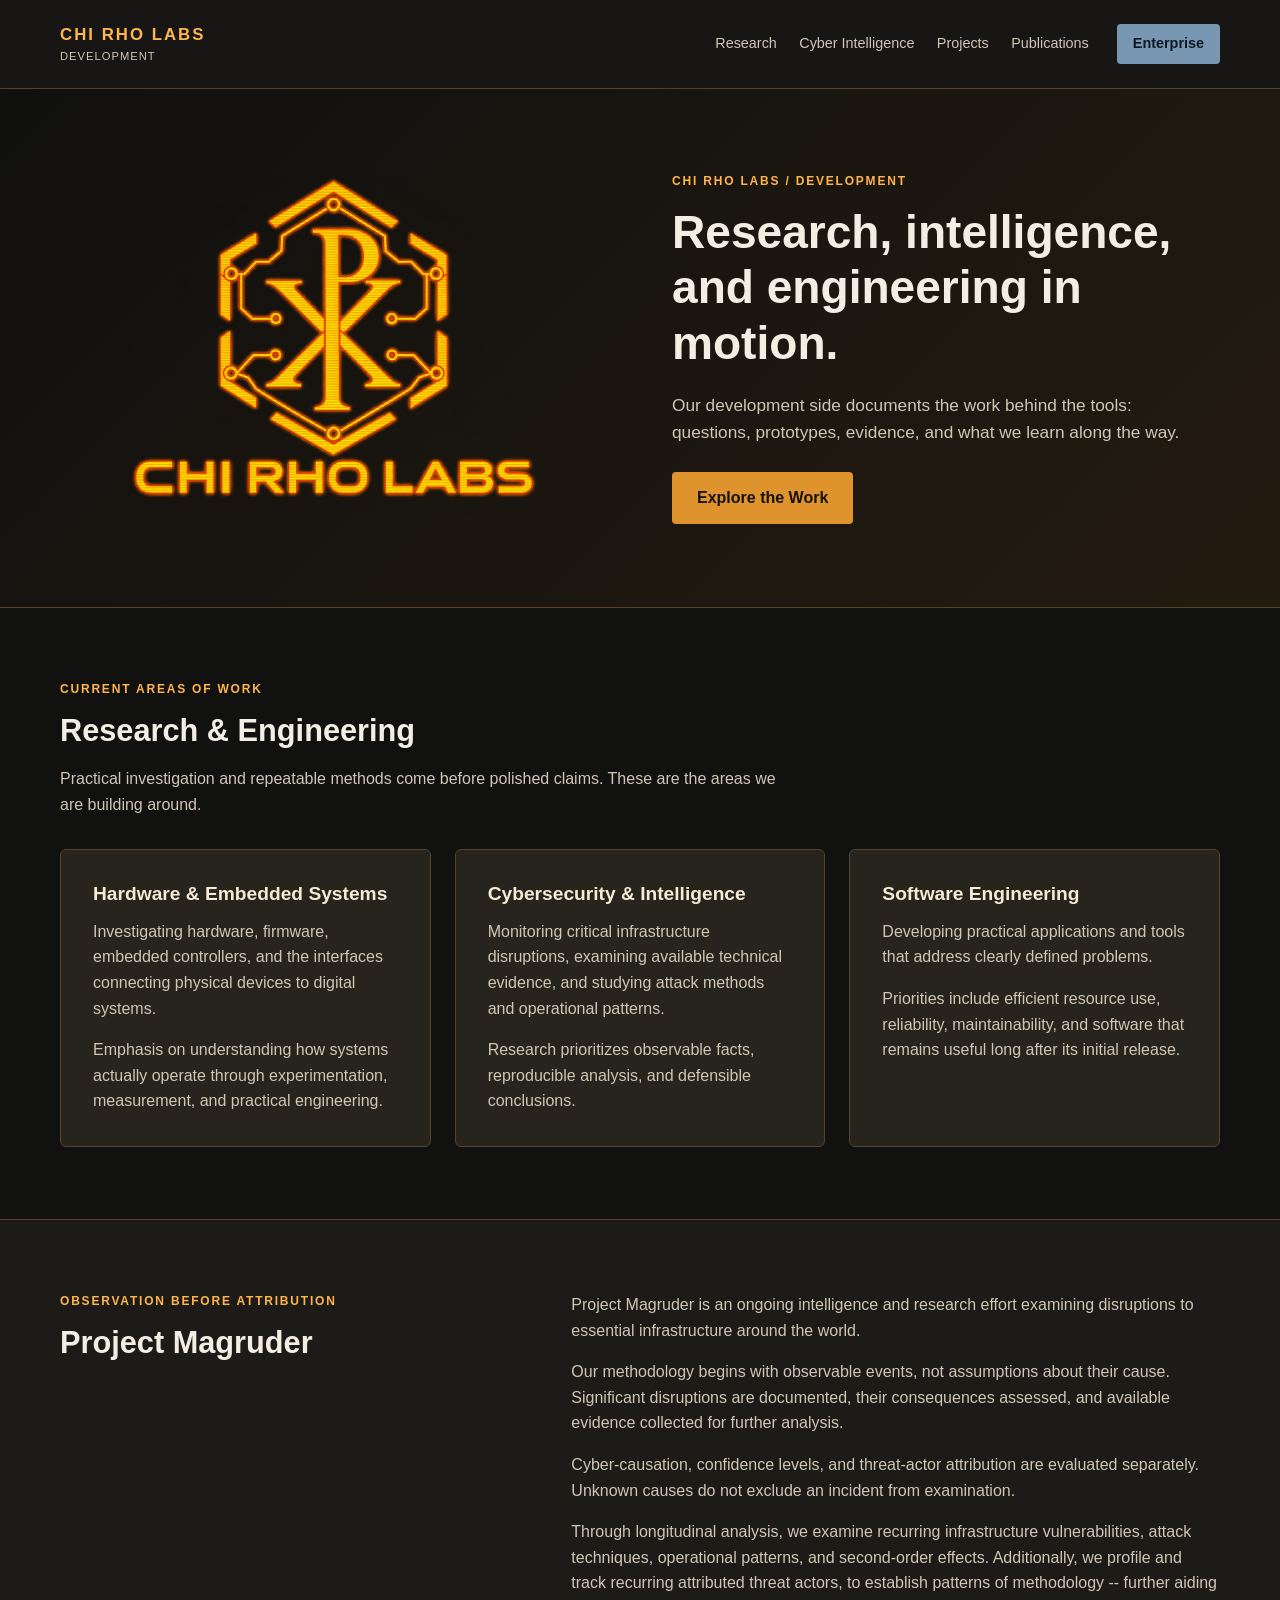
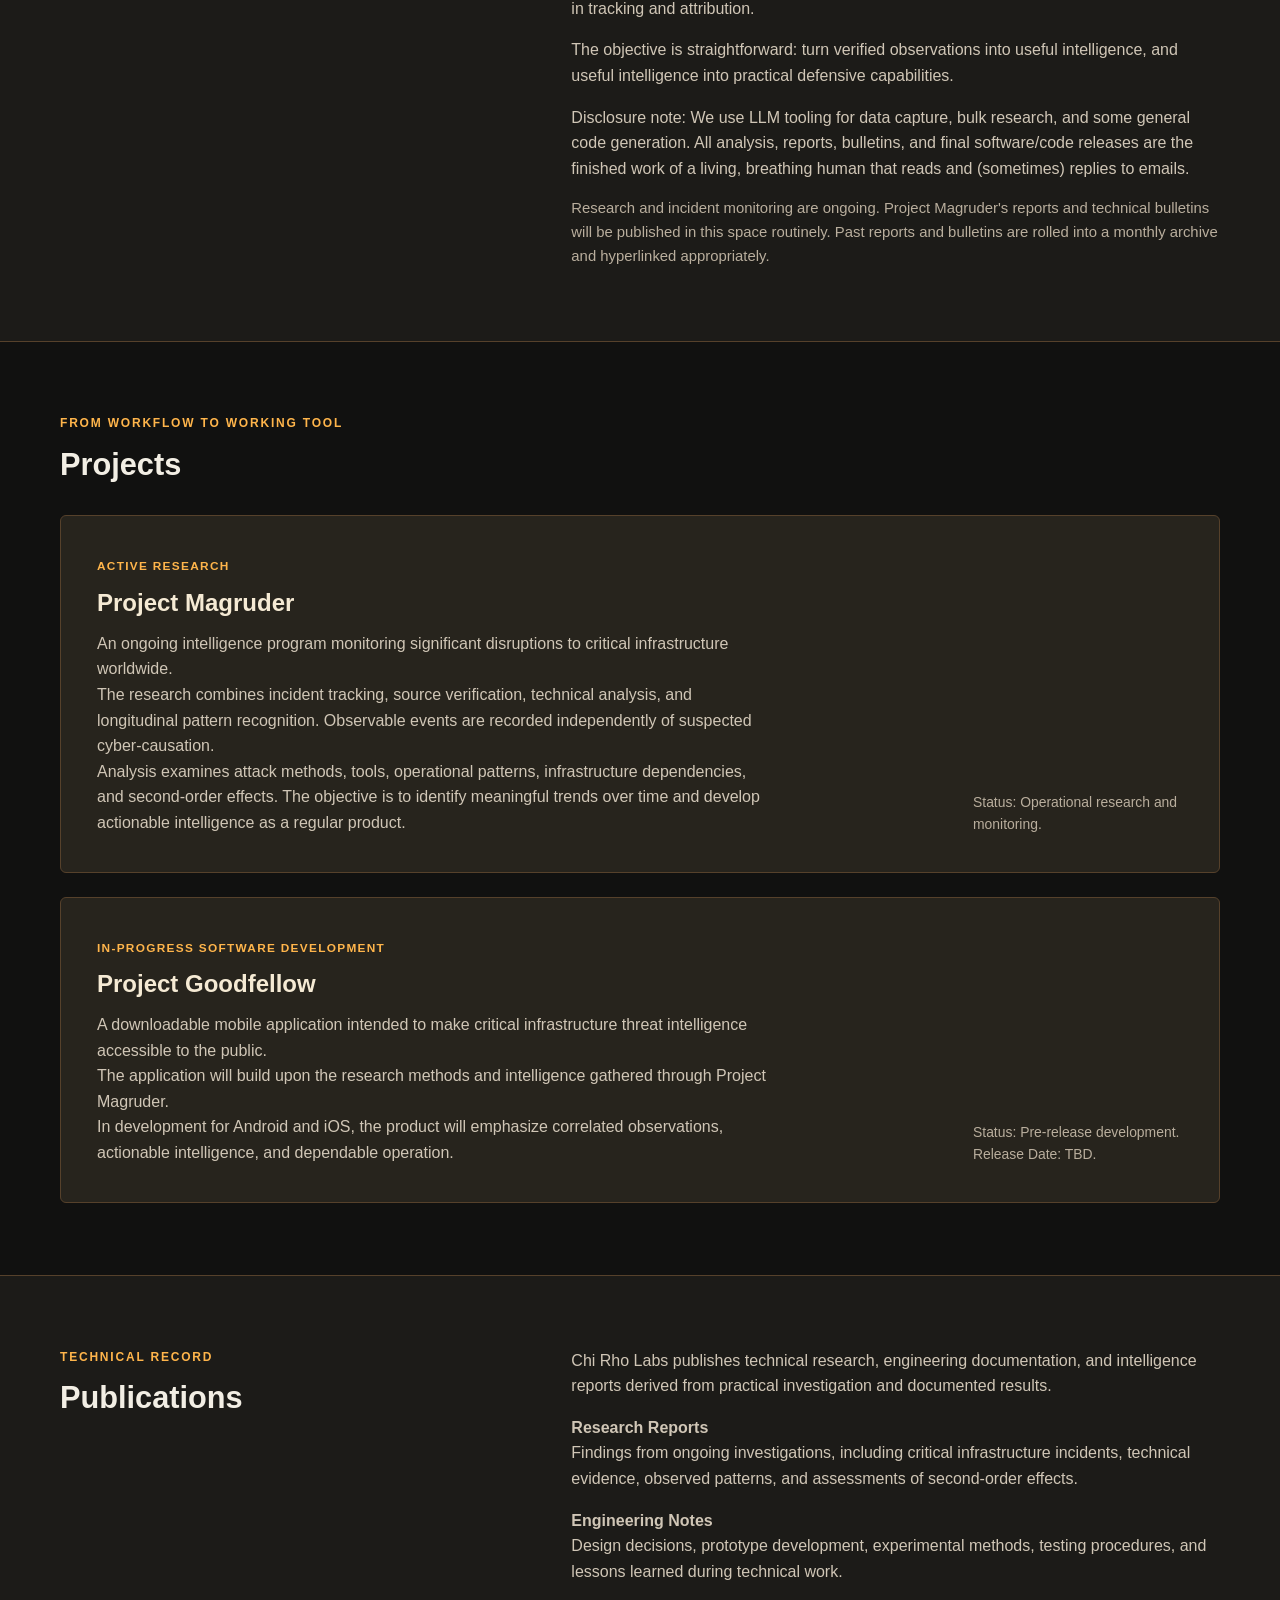
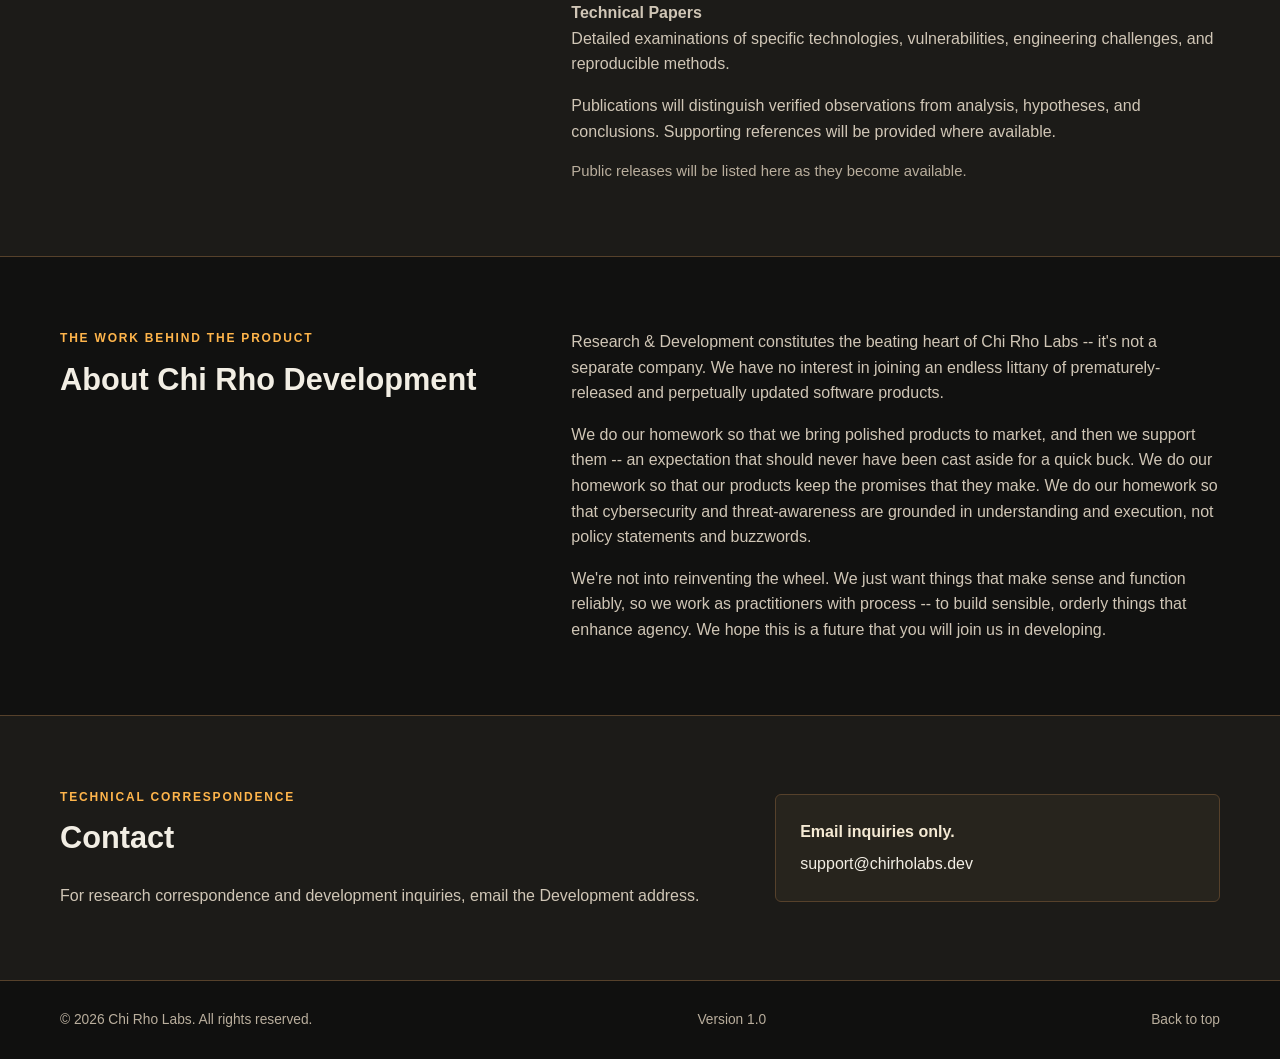
<file: index.html>
<!doctype html>
<html lang="en">
<head>
    <meta charset="utf-8">
    <meta name="viewport" content="width=device-width, initial-scale=1">
    <meta name="theme-color" content="#111110">
    <meta name="description" content="Chi Rho Labs Development: engineering research, critical-infrastructure cyber intelligence, active projects, and technical publications.">
    <title>Chi Rho Labs | Development</title>
    <link rel="canonical" href="https://chirholabs.dev/">
    <meta property="og:type" content="website">
    <meta property="og:site_name" content="Chi Rho Labs">
    <meta property="og:title" content="Chi Rho Labs | Development">
    <meta property="og:description" content="Research, intelligence, and engineering in motion.">
    <meta property="og:url" content="https://chirholabs.dev/">
    <meta name="twitter:card" content="summary">
    <link rel="stylesheet" href="css/base.css">
    <link rel="stylesheet" href="css/development.css">
</head>
<body>
    <a class="skip-link" href="#main-content">Skip to content</a>

    <header class="site-header">
        <div class="container header-content">
            <a class="brand" href="#home" aria-label="Chi Rho Labs Development — Home">
                <span class="brand-name">CHI RHO LABS</span>
                <span class="brand-division">Development</span>
            </a>

            <nav class="main-nav" aria-label="Main navigation">
                <a href="#research">Research</a>
                <a href="#intelligence">Cyber Intelligence</a>
                <a href="#projects">Projects</a>
                <a href="#publications">Publications</a>
            </nav>

            
                <a class="site-switch"
                href="https://chirholabs.com"
                title="Chi Rho Labs Enterprise">
                Enterprise
                </a>

        </div>
    </header>

    <main id="main-content">
        <section class="hero" id="home" aria-labelledby="hero-heading">
            <div class="container hero-content">
                <div class="hero-brand">
                    <img src="assets/amber-chi-rho-labs.png"
                         alt="Chi Rho Labs circuit-hexagon emblem and wordmark"
                         width="1448" height="1086">
                </div>
                <div class="hero-message">
                    <p class="eyebrow">Chi Rho Labs / Development</p>
                    <h1 id="hero-heading">Research, intelligence, and engineering in motion.</h1>
                    <p class="hero-lede">Our development side documents the work behind the tools: questions, prototypes, evidence, and what we learn along the way.</p>
                    <a class="button" href="#research">Explore the Work</a>
                </div>
            </div>
        </section>

        <section class="section" id="research" aria-labelledby="research-heading">
            <div class="container">
                <div class="section-heading">
                    <p class="eyebrow">Current areas of work</p>
                    <h2 id="research-heading">Research &amp; Engineering</h2>
                    <p>Practical investigation and repeatable methods come before polished claims. These are the areas we are building around.</p>
                </div>
                
                <div class="card-grid">

                    <article class="card">
                    <h3>Hardware &amp; Embedded Systems</h3>
                    <p>
                        Investigating hardware, firmware,
                        embedded controllers, and the
                        interfaces connecting physical
                        devices to digital systems.
                    </p>
                    <p>
                        Emphasis on understanding how
                        systems actually operate through
                        experimentation, measurement,
                        and practical engineering.
                    </p>
                    </article>

                    <article class="card">
                    <h3>Cybersecurity &amp; Intelligence</h3>
                    <p>
                        Monitoring critical infrastructure
                        disruptions, examining available
                        technical evidence, and studying
                        attack methods and operational
                        patterns.
                    </p>
                    <p>
                        Research prioritizes observable
                        facts, reproducible analysis,
                        and defensible conclusions.
                    </p>
                    </article>

                    <article class="card">
                    <h3>Software Engineering</h3>
                    <p>
                        Developing practical applications
                        and tools that address clearly
                        defined problems.
                    </p>
                    <p>
                        Priorities include efficient
                        resource use, reliability,
                        maintainability, and software
                        that remains useful long after
                        its initial release.
                    </p>
                    </article>

                </div>

            </div>
        </section>

        <section class="section" id="intelligence" aria-labelledby="intelligence-heading">
            <div class="container content-split">
                <div>
                    <p class="eyebrow">Observation before attribution</p>
                    <h2 id="intelligence-heading">Project Magruder</h2>
                </div>
                
                    <div class="section-copy">
                    <p>
                    Project Magruder is an
                    ongoing intelligence and research effort
                    examining disruptions to essential
                    infrastructure around the world.
                    </p>

                    <p>
                    Our methodology begins with observable
                    events, not assumptions about their cause.
                    Significant disruptions are documented,
                    their consequences assessed, and available
                    evidence collected for further analysis.
                    </p>

                    <p>
                    Cyber-causation, confidence levels, and
                    threat-actor attribution are evaluated
                    separately. Unknown causes do not exclude
                    an incident from examination.
                    </p>

                    <p>
                    Through longitudinal analysis, we examine
                    recurring infrastructure vulnerabilities,
                    attack techniques, operational patterns,
                    and second-order effects. Additionally, we profile and track recurring attributed threat actors, to establish patterns of methodology -- further aiding in tracking and attribution.
                    </p>

                    <p>
                    The objective is straightforward:
                    turn verified observations into useful
                    intelligence, and useful intelligence
                    into practical defensive capabilities.
                    </p>
                     <p>
                    Disclosure note: We use LLM tooling for data capture, bulk research, and some general code generation. All analysis, reports, bulletins, and final software/code releases are the finished work of a living, breathing human that reads and (sometimes) replies to emails.
                    </p>
                    <p class="availability-note">
                    Research and incident monitoring are
                    ongoing. Project Magruder's reports and technical
                    bulletins will be published in this space routinely. Past reports and bulletins are rolled into a monthly archive and hyperlinked appropriately.
                    </p>

                    </div>

            </div>
        </section>

        <section class="section" id="projects" aria-labelledby="projects-heading">
            <div class="container">
                <div class="section-heading">
                    <p class="eyebrow">From workflow to working tool</p>
                    <h2 id="projects-heading">Projects</h2>
                </div>
                
                <!-- Critical Infrastructure Cyber Watch -->
                <article class="featured-project">
                    <div>
                        <span class="status-label">
                            Active Research
                        </span>

                        <h3>Project Magruder</h3>

                        <p>
                            An ongoing intelligence program monitoring
                            significant disruptions to critical
                            infrastructure worldwide.
                        </p>

                        <p>
                            The research combines incident tracking,
                            source verification, technical analysis,
                            and longitudinal pattern recognition.
                            Observable events are recorded independently
                            of suspected cyber-causation.
                        </p>

                        <p>
                            Analysis examines attack methods, tools,
                            operational patterns, infrastructure
                            dependencies, and second-order effects.
                            The objective is to identify meaningful
                            trends over time and develop actionable intelligence as a regular product.
                        </p>
                    </div>

                    <p class="project-note">
                        Status: Operational research and monitoring.
                    </p>
                </article>

                <!-- Cyber Watch Mobile Application -->
                <article class="featured-project">
                    <div>
                        <span class="status-label">
                            In-Progress Software Development
                        </span>

                        <h3>Project Goodfellow</h3>

                        <p>
                            A downloadable mobile application intended
                            to make critical infrastructure threat
                            intelligence accessible to the public.
                        </p>

                        <p>
                            The application will build upon the
                            research methods and intelligence
                            gathered through Project Magruder.
                        </p>

                        <p>
                            In development for Android and iOS, the product
                            will emphasize correlated observations, actionable intelligence, and dependable operation.
                        </p>
                    </div>

                    <p class="project-note">
                        Status: Pre-release development.
                        Release Date: TBD.
                    </p>
                </article>

            </div>
        </section>

        <section class="section" id="publications" aria-labelledby="publications-heading">
            <div class="container content-split">
                <div>
                    <p class="eyebrow">Technical record</p>
                    <h2 id="publications-heading">Publications</h2>
                </div>
                
                <div class="section-copy">
                    <p>
                        Chi Rho Labs publishes technical research,
                        engineering documentation, and intelligence
                        reports derived from practical investigation
                        and documented results.
                    </p>

                    <p>
                        <strong>Research Reports</strong><br>
                        Findings from ongoing investigations,
                        including critical infrastructure incidents,
                        technical evidence, observed patterns,
                        and assessments of second-order effects.
                    </p>

                    <p>
                        <strong>Engineering Notes</strong><br>
                        Design decisions, prototype development,
                        experimental methods, testing procedures,
                        and lessons learned during technical work.
                    </p>

                    <p>
                        <strong>Technical Papers</strong><br>
                        Detailed examinations of specific
                        technologies, vulnerabilities, engineering
                        challenges, and reproducible methods.
                    </p>

                    <p>
                        Publications will distinguish verified
                        observations from analysis, hypotheses,
                        and conclusions. Supporting references
                        will be provided where available.
                    </p>

                    <p class="availability-note">
                        Public releases will be listed here
                        as they become available.
                    </p>
                </div>

            </div>
        </section>

        <section class="section" id="about" aria-labelledby="about-heading">
            <div class="container content-split">
                <div>
                    <p class="eyebrow">The work behind the product</p>
                    <h2 id="about-heading">About Chi Rho Development</h2>
                </div>
                <div class="section-copy">
                    <p>Research & Development constitutes the beating heart of Chi Rho Labs -- it's not a separate company. We have no interest in joining an endless littany of prematurely-released and perpetually updated software products.
                    </p>
                    <p>We do our homework so that we bring polished products to market, and then we support them -- an expectation that should never have been cast aside for a quick buck. We do our homework so that our products keep the promises that they make. We do our homework so that cybersecurity and threat-awareness are grounded in understanding and execution, not policy statements and buzzwords.
                    </p>
                    <p>
                    We're not into reinventing the wheel. We just want things that make sense and function reliably, so we work as practitioners with process -- to build sensible, orderly things that enhance agency. We hope this is a future that you will join us in developing.
                    </p>
                </div>
            </div>
        </section>

        <section class="section contact-section" id="contact" aria-labelledby="contact-heading">
            <div class="container contact-panel">
                <div>
                    <p class="eyebrow">Technical correspondence</p>
                    <h2 id="contact-heading">Contact</h2>
                    <p>For research correspondence and development inquiries, email the Development address.</p>
                </div>
                <div class="contact-details">
                    <p class="contact-method">Email inquiries only.</p>
                    <a href="mailto:support@chirholabs.dev">support@chirholabs.dev</a>
                </div>
            </div>
        </section>
    </main>

    <footer class="site-footer">
        <div class="container footer-content">
            <p>&copy; 2026 Chi Rho Labs. All rights reserved.</p>
            <p>Version 1.0</p>
            <a href="#home">Back to top</a>
        </div>
    </footer>
</body>
</html>
</file>
<file: css/base.css>
/*
 * CHI RHO LABS — Shared Layout
 * The Enterprise and Development sites use the same structure,
 * typefaces, spacing, components, and responsive behavior.
 */

:root {
    font-family: Arial, Helvetica, sans-serif;
    font-size: 16px;
    line-height: 1.6;
    font-synthesis: none;
}

*, *::before, *::after { box-sizing: border-box; }
html { scroll-behavior: smooth; }
body { margin: 0; min-width: 280px; background: var(--bg); color: var(--text); }
a { color: inherit; text-decoration: none; }
a:focus-visible { outline: 2px solid var(--accent); outline-offset: 4px; }
img { max-width: 100%; height: auto; }
h1, h2, h3, p { margin-top: 0; }
h1, h2, h3 { line-height: 1.2; }
h1 { font-size: clamp(2rem, 3.6vw, 3.35rem); }
h2 { font-size: clamp(1.65rem, 2.4vw, 2.15rem); }
h3 { font-size: 1.2rem; }
p { color: var(--muted); }
.container { width: min(100% - 3rem, 1160px); margin-inline: auto; }

.skip-link {
    position: absolute;
    top: -100px;
    left: 1rem;
    z-index: 10;
    padding: 0.6rem 1rem;
    background: var(--surface);
    border: 1px solid var(--accent);
}
.skip-link:focus { top: 1rem; }

/* Header and navigation */
.site-header { background: var(--header-bg); border-bottom: 1px solid var(--border); }
.header-content { display: flex; align-items: center; gap: 1.75rem; min-height: 88px; }
.brand { display: flex; flex-direction: column; flex-shrink: 0; line-height: 1.2; }
.brand-name { color: var(--brand); font-size: 1.05rem; font-weight: 700; letter-spacing: 0.12em; white-space: nowrap; }
.brand-division { margin-top: 0.3rem; color: var(--muted); font-size: 0.7rem; letter-spacing: 0.09em; text-transform: uppercase; }
.main-nav { display: flex; align-items: center; flex-wrap: wrap; gap: 1.4rem; margin-left: auto; }
.main-nav a { color: var(--muted); font-size: 0.9rem; transition: color 0.15s ease; }
.main-nav a:hover { color: var(--accent); }
.site-switch {
    display: inline-flex;
    align-items: center;
    justify-content: center;
    min-width: 86px;
    padding: 0.55rem 1rem;
    border-radius: 4px;
    background: var(--switch-bg);
    color: var(--switch-text);
    font-size: 0.9rem;
    font-weight: 700;
    text-align: center;
    white-space: nowrap;
}
a.site-switch:hover { filter: brightness(1.15); }
.site-switch[aria-disabled="true"] { opacity: 0.75; cursor: default; }

/* Hero */
.hero { padding: 5rem 0; background: var(--hero-background); border-bottom: 1px solid var(--border); }
.hero-content { display: grid; grid-template-columns: 1fr 1fr; align-items: center; gap: 4rem; min-height: 330px; }
.hero-brand { display: flex; align-items: center; justify-content: center; min-width: 0; }
.hero-brand img { display: block; width: 100%; max-width: 430px; }
.hero-wordmark { text-align: center; color: var(--brand); letter-spacing: 0.15em; font-size: clamp(1.8rem, 4vw, 3.4rem); line-height: 1.05; }
.hero-wordmark span, .hero-wordmark strong { display: block; }
.hero-wordmark strong { margin-top: 0.25em; font-size: 0.65em; letter-spacing: 0.3em; }
.hero-message h1 { margin-bottom: 1.3rem; }
.hero-lede { max-width: 510px; font-size: 1.08rem; }
.eyebrow { margin-bottom: 0.85rem; color: var(--accent); font-size: 0.75rem; font-weight: 700; letter-spacing: 0.15em; text-transform: uppercase; }
.button {
    display: inline-flex;
    align-items: center;
    justify-content: center;
    min-height: 44px;
    margin-top: 0.5rem;
    padding: 0.75rem 1.5rem;
    border: 1px solid transparent;
    border-radius: 4px;
    background: var(--button-bg);
    color: var(--button-text);
    font-weight: 700;
    transition: background 0.15s ease;
}
.button:hover { background: var(--button-hover); }

/* Sections, panels and cards */
.section { padding: 4.5rem 0; border-bottom: 1px solid var(--border); }
.section:nth-of-type(odd) { background: var(--surface); }
.section-heading { max-width: 720px; margin-bottom: 2rem; }
.section-heading h2 { margin-bottom: 1rem; }
.section-heading p:last-child { margin-bottom: 0; }
.card-grid { display: grid; grid-template-columns: repeat(3, minmax(0, 1fr)); gap: 1.5rem; }
.card { padding: 2rem; background: var(--card-bg); border: 1px solid var(--border); border-radius: 6px; }
.card h3 { margin-bottom: 0.85rem; color: var(--heading); }
.card p:last-child { margin-bottom: 0; }
.content-split { display: grid; grid-template-columns: 1fr 1.45fr; align-items: start; gap: 4rem; }
.content-split h2 { margin-bottom: 0; }
.section-copy { max-width: 650px; }
.section-copy p:last-child { margin-bottom: 0; }
.availability-note { font-size: 0.93rem; color: var(--secondary); }
.featured-project {
    display: flex;
    align-items: end;
    justify-content: space-between;
    gap: 2.5rem;
    padding: 2.25rem;
    background: var(--card-bg);
    border: 1px solid var(--border);
    border-radius: 6px;
}
.featured-project h3 { margin: 0.7rem 0 0.8rem; color: var(--heading); font-size: 1.5rem; }
.featured-project p { max-width: 670px; margin-bottom: 0; }
.featured-project + .featured-project { margin-top: 1.5rem; }
.status-label { color: var(--accent); font-size: 0.74rem; font-weight: 700; letter-spacing: 0.11em; text-transform: uppercase; }
.project-note { flex: 0 0 210px; font-size: 0.87rem; color: var(--secondary); }
.contact-section { background: var(--contact-background); }
.contact-panel { display: grid; grid-template-columns: 1.5fr 1fr; align-items: center; gap: 3rem; }
.contact-panel p:last-child { margin-bottom: 0; }
.contact-details { padding: 1.5rem; border: 1px solid var(--border); border-radius: 6px; background: var(--card-bg); }
.contact-method { margin-bottom: 0.4rem; color: var(--heading); font-weight: 700; }
.contact-pending { font-size: 0.9rem; }

/* Footer */
.site-footer { padding: 1.75rem 0; background: var(--footer-bg); }
.footer-content { display: flex; align-items: center; justify-content: space-between; gap: 1rem; }
.footer-content p, .footer-content a { margin-bottom: 0; color: var(--secondary); font-size: 0.86rem; }
.footer-content a:hover { color: var(--accent); }

/* Adapt layout without changing the design language */
@media (max-width: 980px) {
    .header-content { flex-wrap: wrap; gap: 1rem; padding-block: 1rem; }
    .main-nav { order: 3; width: 100%; margin-left: 0; gap: 1rem 1.4rem; }
    .brand { margin-right: auto; }
    .hero-content { gap: 2rem; }
    .content-split { gap: 2rem; }
}
@media (max-width: 700px) {
    .hero { padding: 3rem 0; }
    .hero-content, .content-split, .contact-panel { grid-template-columns: 1fr; }
    .hero-content { min-height: auto; }
    .hero-brand { padding: 1rem 0; }
    .card-grid { grid-template-columns: 1fr; }
    .featured-project { flex-direction: column; align-items: start; gap: 1rem; }
    .project-note { flex: initial; }
    .section { padding: 3.2rem 0; }
}
@media (max-width: 460px) {
    .container { width: min(100% - 2rem, 1160px); }
    .main-nav { gap: 0.7rem 1rem; }
    .main-nav a { font-size: 0.85rem; }
    .card, .featured-project { padding: 1.5rem; }
    .footer-content { flex-direction: column; align-items: start; }
}
@media (prefers-reduced-motion: reduce) {
    html { scroll-behavior: auto; }
    .main-nav a, .button { transition: none; }
}
</file>
<file: css/development.css>
/*
 * CHI RHO LABS — Development theme variables
 * Shared layout and typography: css/base.css
 */
:root {
    color-scheme: dark;

    --bg: #111110;
    --header-bg: #171614;
    --surface: #1c1b18;
    --card-bg: #27241d;
    --footer-bg: #10100f;
    --contact-background: #191712;
    --hero-background: linear-gradient(135deg, #10100f 0%, #241b10 100%);

    --text: #f2eee4;
    --heading: #f5ead4;
    --muted: #d0c6b6;
    --secondary: #b9ae9d;
    --brand: #ffb64c;
    --border: #56412b;
    --accent: #ffb54b;

    --button-bg: #df932d;
    --button-hover: #f4ae4a;
    --button-text: #16120d;

    /* Destination preview: Development -> Enterprise */
    --switch-bg: #7897b2;
    --switch-text: #101923;
}
</file>
